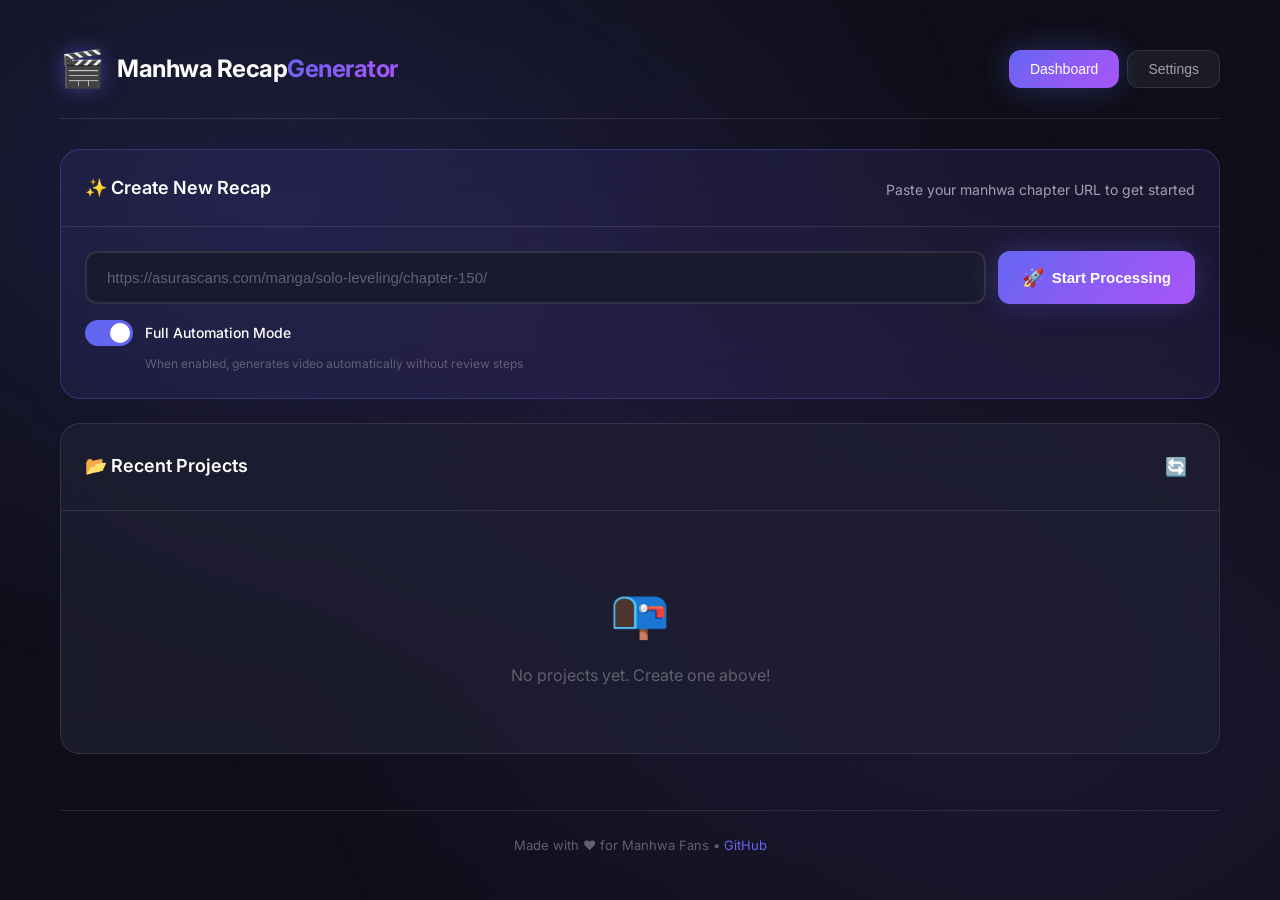
<file: frontend/index.html>
<!DOCTYPE html>
<html lang="en">
<head>
    <meta charset="UTF-8">
    <meta name="viewport" content="width=device-width, initial-scale=1.0">
    <title>Manhwa Recap Generator</title>
    <link rel="stylesheet" href="styles.css">
    <link rel="preconnect" href="https://fonts.googleapis.com">
    <link rel="preconnect" href="https://fonts.gstatic.com" crossorigin>
    <link href="https://fonts.googleapis.com/css2?family=Inter:wght@300;400;500;600;700;800&display=swap" rel="stylesheet">
</head>
<body>
    <div class="app-container">
        <!-- Header -->
        <header class="header">
            <div class="logo">
                <span class="logo-icon">🎬</span>
                <h1>Manhwa Recap<span class="accent">Generator</span></h1>
            </div>
            <nav class="nav">
                <button class="nav-btn active" data-view="dashboard">Dashboard</button>
                <button class="nav-btn" data-view="settings">Settings</button>
            </nav>
        </header>

        <!-- Main Content -->
        <main class="main-content">
            <!-- Dashboard View -->
            <div id="dashboard-view" class="view active">
                <!-- New Project Card -->
                <section class="card new-project-card">
                    <div class="card-header">
                        <h2>✨ Create New Recap</h2>
                        <p class="subtitle">Paste your manhwa chapter URL to get started</p>
                    </div>
                    <div class="card-content">
                        <div class="input-group">
                            <input type="text" id="url-input" placeholder="https://asurascans.com/manga/solo-leveling/chapter-150/" class="url-input">
                            <button id="start-btn" class="btn btn-primary">
                                <span class="btn-icon">🚀</span>
                                Start Processing
                            </button>
                        </div>
                        <div class="mode-toggle">
                            <label class="toggle-label">
                                <input type="checkbox" id="auto-mode" checked>
                                <span class="toggle-slider"></span>
                                <span class="toggle-text">Full Automation Mode</span>
                            </label>
                            <p class="toggle-hint">When enabled, generates video automatically without review steps</p>
                        </div>
                    </div>
                </section>

                <!-- Progress Section (Hidden by default) -->
                <section id="progress-section" class="card progress-card hidden">
                    <div class="card-header">
                        <h2>⚡ Processing</h2>
                        <span id="project-title" class="project-title"></span>
                    </div>
                    <div class="card-content">
                        <div class="steps-container">
                            <!-- Step 1: Scraping -->
                            <div class="step" id="step-scrape">
                                <div class="step-indicator">
                                    <div class="step-icon">📥</div>
                                    <div class="step-line"></div>
                                </div>
                                <div class="step-content">
                                    <h3>Extracting Images</h3>
                                    <p class="step-desc">Downloading manhwa panels from source</p>
                                    <div class="step-status">
                                        <span class="status-badge waiting">Waiting</span>
                                    </div>
                                </div>
                            </div>

                            <!-- Step 2: Script -->
                            <div class="step" id="step-script">
                                <div class="step-indicator">
                                    <div class="step-icon">✍️</div>
                                    <div class="step-line"></div>
                                </div>
                                <div class="step-content">
                                    <h3>Generating Script</h3>
                                    <p class="step-desc">AI analyzing panels and creating narration</p>
                                    <div class="step-status">
                                        <span class="status-badge waiting">Waiting</span>
                                    </div>
                                </div>
                            </div>

                            <!-- Step 3: Voiceover -->
                            <div class="step" id="step-voice">
                                <div class="step-indicator">
                                    <div class="step-icon">🎙️</div>
                                    <div class="step-line"></div>
                                </div>
                                <div class="step-content">
                                    <h3>Creating Voiceover</h3>
                                    <p class="step-desc">Converting script to natural speech</p>
                                    <div class="step-status">
                                        <span class="status-badge waiting">Waiting</span>
                                    </div>
                                </div>
                            </div>

                            <!-- Step 4: Video -->
                            <div class="step" id="step-video">
                                <div class="step-indicator">
                                    <div class="step-icon">🎬</div>
                                </div>
                                <div class="step-content">
                                    <h3>Rendering Video</h3>
                                    <p class="step-desc">Assembling final recap video</p>
                                    <div class="step-status">
                                        <span class="status-badge waiting">Waiting</span>
                                    </div>
                                </div>
                            </div>
                        </div>

                        <!-- Progress Bar -->
                        <div class="overall-progress">
                            <div class="progress-bar">
                                <div class="progress-fill" id="progress-fill" style="width: 0%"></div>
                            </div>
                            <span class="progress-text" id="progress-text">0%</span>
                        </div>
                    </div>
                </section>

                <!-- Script Review Section (Hidden by default) -->
                <section id="script-section" class="card script-card hidden">
                    <div class="card-header">
                        <h2>📝 Review Script</h2>
                        <div class="script-stats">
                            <span id="word-count">0 words</span>
                            <span id="duration-estimate">~0 min</span>
                        </div>
                    </div>
                    <div class="card-content">
                        <textarea id="script-editor" class="script-editor" placeholder="Script will appear here..."></textarea>
                        <div class="script-actions">
                            <div class="voice-select">
                                <label>Voice:</label>
                                <select id="voice-select">
                                    <option value="en-US-GuyNeural">Guy (Male, US)</option>
                                    <option value="en-US-ChristopherNeural">Christopher (Male, US)</option>
                                    <option value="en-GB-RyanNeural">Ryan (Male, UK)</option>
                                    <option value="en-US-JennyNeural">Jenny (Female, US)</option>
                                    <option value="en-US-AriaNeural">Aria (Female, US)</option>
                                    <option value="en-GB-SoniaNeural">Sonia (Female, UK)</option>
                                </select>
                            </div>
                            <button id="generate-voice-btn" class="btn btn-secondary">
                                <span class="btn-icon">🎙️</span>
                                Generate Voiceover
                            </button>
                        </div>
                    </div>
                </section>

                <!-- Result Section (Hidden by default) -->
                <section id="result-section" class="card result-card hidden">
                    <div class="card-header">
                        <h2>🎉 Video Ready!</h2>
                    </div>
                    <div class="card-content">
                        <div class="result-preview">
                            <div class="video-preview">
                                <video id="video-preview" controls></video>
                            </div>
                            <div class="result-info">
                                <div class="info-item">
                                    <span class="info-label">Title</span>
                                    <span class="info-value" id="result-title">-</span>
                                </div>
                                <div class="info-item">
                                    <span class="info-label">Duration</span>
                                    <span class="info-value" id="result-duration">-</span>
                                </div>
                                <div class="info-item">
                                    <span class="info-label">File Size</span>
                                    <span class="info-value" id="result-size">-</span>
                                </div>
                            </div>
                        </div>
                        <div class="result-actions">
                            <button id="download-btn" class="btn btn-primary">
                                <span class="btn-icon">📥</span>
                                Download Video
                            </button>
                            <button id="new-project-btn" class="btn btn-secondary">
                                <span class="btn-icon">➕</span>
                                New Project
                            </button>
                        </div>
                    </div>
                </section>

                <!-- Recent Projects -->
                <section class="card recent-projects-card">
                    <div class="card-header">
                        <h2>📂 Recent Projects</h2>
                        <button id="refresh-projects-btn" class="btn-icon-only">🔄</button>
                    </div>
                    <div class="card-content">
                        <div id="projects-list" class="projects-list">
                            <div class="empty-state">
                                <span class="empty-icon">📭</span>
                                <p>No projects yet. Create one above!</p>
                            </div>
                        </div>
                    </div>
                </section>
            </div>

            <!-- Settings View -->
            <div id="settings-view" class="view">
                <section class="card settings-card">
                    <div class="card-header">
                        <h2>⚙️ Settings</h2>
                    </div>
                    <div class="card-content">
                        <div class="settings-group">
                            <h3>API Configuration</h3>
                            <div class="setting-item">
                                <label for="gemini-key">Gemini API Key</label>
                                <input type="password" id="gemini-key" placeholder="Enter your Gemini API key">
                                <p class="setting-hint">Get your free key from <a href="https://aistudio.google.com/apikey" target="_blank">Google AI Studio</a></p>
                            </div>
                        </div>

                        <div class="settings-group">
                            <h3>Default Settings</h3>
                            <div class="setting-item">
                                <label for="default-voice">Default Voice</label>
                                <select id="default-voice">
                                    <option value="en-US-GuyNeural">Guy (Male, US)</option>
                                    <option value="en-US-ChristopherNeural">Christopher (Male, US)</option>
                                    <option value="en-US-JennyNeural">Jenny (Female, US)</option>
                                    <option value="en-US-AriaNeural">Aria (Female, US)</option>
                                </select>
                            </div>
                            <div class="setting-item">
                                <label for="speech-rate">Speech Rate</label>
                                <input type="range" id="speech-rate" min="0.8" max="1.5" step="0.1" value="1.0">
                                <span id="speech-rate-value">1.0x</span>
                            </div>
                            <div class="setting-item">
                                <label for="channel-name">Channel Name</label>
                                <input type="text" id="channel-name" placeholder="My Manhwa Recaps">
                            </div>
                        </div>

                        <div class="settings-group">
                            <h3>Video Settings</h3>
                            <div class="setting-item checkbox">
                                <label>
                                    <input type="checkbox" id="ken-burns" checked>
                                    Enable Ken Burns Effect
                                </label>
                            </div>
                            <div class="setting-item checkbox">
                                <label>
                                    <input type="checkbox" id="auto-crop" checked>
                                    Auto-crop Black Borders
                                </label>
                            </div>
                        </div>

                        <button id="save-settings-btn" class="btn btn-primary">
                            <span class="btn-icon">💾</span>
                            Save Settings
                        </button>
                    </div>
                </section>
            </div>
        </main>

        <!-- Footer -->
        <footer class="footer">
            <p>Made with ❤️ for Manhwa Fans • <a href="https://github.com" target="_blank">GitHub</a></p>
        </footer>
    </div>

    <!-- Toast Container -->
    <div id="toast-container" class="toast-container"></div>

    <script src="app.js"></script>
</body>
</html>
</file>
<file: frontend/styles.css>
/* ===== CSS Variables & Base Styles ===== */
:root {
    --bg-primary: #0f0f1a;
    --bg-secondary: #1a1a2e;
    --bg-card: rgba(30, 30, 50, 0.8);
    --bg-glass: rgba(255, 255, 255, 0.05);

    --text-primary: #ffffff;
    --text-secondary: #a0a0b0;
    --text-muted: #606070;

    --accent-primary: #6366f1;
    --accent-secondary: #8b5cf6;
    --accent-gradient: linear-gradient(135deg, #6366f1 0%, #8b5cf6 50%, #a855f7 100%);

    --success: #10b981;
    --warning: #f59e0b;
    --error: #ef4444;
    --info: #3b82f6;

    --border-color: rgba(255, 255, 255, 0.1);
    --shadow-sm: 0 2px 8px rgba(0, 0, 0, 0.3);
    --shadow-md: 0 4px 20px rgba(0, 0, 0, 0.4);
    --shadow-lg: 0 10px 40px rgba(0, 0, 0, 0.5);
    --shadow-glow: 0 0 30px rgba(99, 102, 241, 0.3);

    --radius-sm: 8px;
    --radius-md: 12px;
    --radius-lg: 20px;

    --transition-fast: 0.15s ease;
    --transition-medium: 0.3s ease;
    --transition-slow: 0.5s ease;

    --font-family: 'Inter', -apple-system, BlinkMacSystemFont, sans-serif;
}

* {
    margin: 0;
    padding: 0;
    box-sizing: border-box;
}

body {
    font-family: var(--font-family);
    background: var(--bg-primary);
    color: var(--text-primary);
    min-height: 100vh;
    line-height: 1.6;
    overflow-x: hidden;
}

/* Animated Background */
body::before {
    content: '';
    position: fixed;
    top: 0;
    left: 0;
    right: 0;
    bottom: 0;
    background:
        radial-gradient(ellipse at 20% 20%, rgba(99, 102, 241, 0.15) 0%, transparent 50%),
        radial-gradient(ellipse at 80% 80%, rgba(139, 92, 246, 0.1) 0%, transparent 50%),
        radial-gradient(ellipse at 50% 50%, rgba(168, 85, 247, 0.05) 0%, transparent 70%);
    pointer-events: none;
    z-index: -1;
}

/* ===== Layout ===== */
.app-container {
    max-width: 1200px;
    margin: 0 auto;
    padding: 20px;
    min-height: 100vh;
    display: flex;
    flex-direction: column;
}

/* ===== Header ===== */
.header {
    display: flex;
    justify-content: space-between;
    align-items: center;
    padding: 20px 0;
    margin-bottom: 30px;
    border-bottom: 1px solid var(--border-color);
}

.logo {
    display: flex;
    align-items: center;
    gap: 12px;
}

.logo-icon {
    font-size: 36px;
    filter: drop-shadow(0 0 10px rgba(99, 102, 241, 0.5));
}

.logo h1 {
    font-size: 24px;
    font-weight: 700;
    letter-spacing: -0.5px;
}

.logo .accent {
    background: var(--accent-gradient);
    -webkit-background-clip: text;
    -webkit-text-fill-color: transparent;
    background-clip: text;
}

.nav {
    display: flex;
    gap: 8px;
}

.nav-btn {
    background: var(--bg-glass);
    border: 1px solid var(--border-color);
    color: var(--text-secondary);
    padding: 10px 20px;
    border-radius: var(--radius-md);
    cursor: pointer;
    font-size: 14px;
    font-weight: 500;
    transition: var(--transition-fast);
}

.nav-btn:hover {
    background: rgba(255, 255, 255, 0.1);
    color: var(--text-primary);
}

.nav-btn.active {
    background: var(--accent-gradient);
    border-color: transparent;
    color: white;
    box-shadow: var(--shadow-glow);
}

/* ===== Main Content ===== */
.main-content {
    flex: 1;
}

.view {
    display: none;
}

.view.active {
    display: block;
    animation: fadeIn 0.3s ease;
}

@keyframes fadeIn {
    from {
        opacity: 0;
        transform: translateY(10px);
    }

    to {
        opacity: 1;
        transform: translateY(0);
    }
}

/* ===== Cards ===== */
.card {
    background: var(--bg-card);
    border: 1px solid var(--border-color);
    border-radius: var(--radius-lg);
    margin-bottom: 24px;
    overflow: hidden;
    backdrop-filter: blur(20px);
    transition: var(--transition-medium);
}

.card:hover {
    border-color: rgba(99, 102, 241, 0.3);
    box-shadow: var(--shadow-md);
}

.card-header {
    padding: 24px;
    border-bottom: 1px solid var(--border-color);
    display: flex;
    justify-content: space-between;
    align-items: center;
}

.card-header h2 {
    font-size: 18px;
    font-weight: 600;
    display: flex;
    align-items: center;
    gap: 10px;
}

.subtitle {
    color: var(--text-secondary);
    font-size: 14px;
    margin-top: 4px;
}

.card-content {
    padding: 24px;
}

/* ===== New Project Card ===== */
.new-project-card {
    background: linear-gradient(135deg, rgba(99, 102, 241, 0.1) 0%, rgba(139, 92, 246, 0.1) 100%);
    border-color: rgba(99, 102, 241, 0.3);
}

.input-group {
    display: flex;
    gap: 12px;
    margin-bottom: 16px;
}

.url-input {
    flex: 1;
    background: var(--bg-secondary);
    border: 2px solid var(--border-color);
    border-radius: var(--radius-md);
    padding: 16px 20px;
    color: var(--text-primary);
    font-size: 15px;
    transition: var(--transition-fast);
}

.url-input:focus {
    outline: none;
    border-color: var(--accent-primary);
    box-shadow: 0 0 0 4px rgba(99, 102, 241, 0.1);
}

.url-input::placeholder {
    color: var(--text-muted);
}

/* ===== Buttons ===== */
.btn {
    display: inline-flex;
    align-items: center;
    gap: 8px;
    padding: 14px 24px;
    border: none;
    border-radius: var(--radius-md);
    font-size: 15px;
    font-weight: 600;
    cursor: pointer;
    transition: var(--transition-fast);
    white-space: nowrap;
}

.btn-primary {
    background: var(--accent-gradient);
    color: white;
    box-shadow: var(--shadow-glow);
}

.btn-primary:hover {
    transform: translateY(-2px);
    box-shadow: 0 0 40px rgba(99, 102, 241, 0.5);
}

.btn-primary:active {
    transform: translateY(0);
}

.btn-secondary {
    background: var(--bg-glass);
    border: 1px solid var(--border-color);
    color: var(--text-primary);
}

.btn-secondary:hover {
    background: rgba(255, 255, 255, 0.1);
    border-color: var(--accent-primary);
}

.btn:disabled {
    opacity: 0.5;
    cursor: not-allowed;
    transform: none !important;
}

.btn-icon {
    font-size: 18px;
}

.btn-icon-only {
    background: none;
    border: none;
    font-size: 18px;
    cursor: pointer;
    padding: 8px;
    border-radius: var(--radius-sm);
    transition: var(--transition-fast);
}

.btn-icon-only:hover {
    background: var(--bg-glass);
}

/* ===== Toggle Switch ===== */
.mode-toggle {
    display: flex;
    flex-direction: column;
    gap: 8px;
}

.toggle-label {
    display: flex;
    align-items: center;
    gap: 12px;
    cursor: pointer;
}

.toggle-label input {
    display: none;
}

.toggle-slider {
    width: 48px;
    height: 26px;
    background: var(--bg-secondary);
    border-radius: 13px;
    position: relative;
    transition: var(--transition-fast);
}

.toggle-slider::after {
    content: '';
    position: absolute;
    width: 20px;
    height: 20px;
    background: white;
    border-radius: 50%;
    top: 3px;
    left: 3px;
    transition: var(--transition-fast);
}

.toggle-label input:checked+.toggle-slider {
    background: var(--accent-primary);
}

.toggle-label input:checked+.toggle-slider::after {
    transform: translateX(22px);
}

.toggle-text {
    font-size: 14px;
    font-weight: 500;
}

.toggle-hint {
    color: var(--text-muted);
    font-size: 12px;
    margin-left: 60px;
}

/* ===== Progress Steps ===== */
.steps-container {
    display: flex;
    flex-direction: column;
    gap: 0;
    margin-bottom: 24px;
}

.step {
    display: flex;
    gap: 16px;
    padding: 16px 0;
}

.step-indicator {
    display: flex;
    flex-direction: column;
    align-items: center;
    width: 40px;
}

.step-icon {
    width: 40px;
    height: 40px;
    background: var(--bg-secondary);
    border: 2px solid var(--border-color);
    border-radius: 50%;
    display: flex;
    align-items: center;
    justify-content: center;
    font-size: 18px;
    transition: var(--transition-medium);
}

.step-line {
    width: 2px;
    flex: 1;
    background: var(--border-color);
    margin: 8px 0;
    transition: var(--transition-medium);
}

.step-content {
    flex: 1;
    padding-top: 6px;
}

.step-content h3 {
    font-size: 15px;
    font-weight: 600;
    margin-bottom: 4px;
}

.step-desc {
    font-size: 13px;
    color: var(--text-secondary);
    margin-bottom: 8px;
}

.step-status {
    display: flex;
    align-items: center;
    gap: 8px;
}

.status-badge {
    display: inline-flex;
    align-items: center;
    gap: 6px;
    padding: 4px 12px;
    border-radius: 20px;
    font-size: 12px;
    font-weight: 500;
}

.status-badge.waiting {
    background: var(--bg-glass);
    color: var(--text-muted);
}

.status-badge.active {
    background: rgba(59, 130, 246, 0.2);
    color: var(--info);
    animation: pulse 2s infinite;
}

.status-badge.completed {
    background: rgba(16, 185, 129, 0.2);
    color: var(--success);
}

.status-badge.error {
    background: rgba(239, 68, 68, 0.2);
    color: var(--error);
}

@keyframes pulse {

    0%,
    100% {
        opacity: 1;
    }

    50% {
        opacity: 0.6;
    }
}

/* Active step styling */
.step.active .step-icon {
    border-color: var(--info);
    background: rgba(59, 130, 246, 0.2);
    animation: pulse 2s infinite;
}

.step.completed .step-icon {
    border-color: var(--success);
    background: rgba(16, 185, 129, 0.2);
}

.step.completed .step-line {
    background: var(--success);
}

/* ===== Progress Bar ===== */
.overall-progress {
    display: flex;
    align-items: center;
    gap: 16px;
}

.progress-bar {
    flex: 1;
    height: 8px;
    background: var(--bg-secondary);
    border-radius: 4px;
    overflow: hidden;
}

.progress-fill {
    height: 100%;
    background: var(--accent-gradient);
    border-radius: 4px;
    transition: width 0.5s ease;
}

.progress-text {
    font-size: 14px;
    font-weight: 600;
    color: var(--accent-primary);
    min-width: 45px;
    text-align: right;
}

/* ===== Script Editor ===== */
.script-card .card-header {
    flex-wrap: wrap;
    gap: 16px;
}

.script-stats {
    display: flex;
    gap: 16px;
}

.script-stats span {
    background: var(--bg-glass);
    padding: 6px 12px;
    border-radius: var(--radius-sm);
    font-size: 13px;
    color: var(--text-secondary);
}

.script-editor {
    width: 100%;
    min-height: 300px;
    background: var(--bg-secondary);
    border: 1px solid var(--border-color);
    border-radius: var(--radius-md);
    padding: 16px;
    color: var(--text-primary);
    font-size: 14px;
    line-height: 1.8;
    resize: vertical;
    margin-bottom: 16px;
}

.script-editor:focus {
    outline: none;
    border-color: var(--accent-primary);
}

.script-actions {
    display: flex;
    justify-content: space-between;
    align-items: center;
    flex-wrap: wrap;
    gap: 16px;
}

.voice-select {
    display: flex;
    align-items: center;
    gap: 12px;
}

.voice-select label {
    font-size: 14px;
    color: var(--text-secondary);
}

.voice-select select {
    background: var(--bg-secondary);
    border: 1px solid var(--border-color);
    border-radius: var(--radius-sm);
    padding: 10px 16px;
    color: var(--text-primary);
    font-size: 14px;
    cursor: pointer;
}

/* ===== Result Card ===== */
.result-preview {
    display: grid;
    grid-template-columns: 2fr 1fr;
    gap: 24px;
    margin-bottom: 24px;
}

.video-preview {
    background: var(--bg-secondary);
    border-radius: var(--radius-md);
    overflow: hidden;
}

.video-preview video {
    width: 100%;
    display: block;
}

.result-info {
    display: flex;
    flex-direction: column;
    gap: 16px;
}

.info-item {
    background: var(--bg-glass);
    padding: 16px;
    border-radius: var(--radius-md);
}

.info-label {
    display: block;
    font-size: 12px;
    color: var(--text-muted);
    text-transform: uppercase;
    letter-spacing: 0.5px;
    margin-bottom: 4px;
}

.info-value {
    font-size: 16px;
    font-weight: 600;
}

.result-actions {
    display: flex;
    gap: 12px;
    justify-content: center;
}

/* ===== Projects List ===== */
.projects-list {
    display: flex;
    flex-direction: column;
    gap: 12px;
}

.project-item {
    display: flex;
    align-items: center;
    gap: 16px;
    padding: 16px;
    background: var(--bg-glass);
    border-radius: var(--radius-md);
    border: 1px solid var(--border-color);
    transition: var(--transition-fast);
}

.project-item:hover {
    border-color: var(--accent-primary);
}

.project-thumb {
    width: 60px;
    height: 60px;
    background: var(--bg-secondary);
    border-radius: var(--radius-sm);
    display: flex;
    align-items: center;
    justify-content: center;
    font-size: 24px;
}

.project-info {
    flex: 1;
}

.project-info h4 {
    font-size: 15px;
    font-weight: 600;
    margin-bottom: 4px;
}

.project-info p {
    font-size: 13px;
    color: var(--text-secondary);
}

.project-status {
    padding: 6px 12px;
    border-radius: 20px;
    font-size: 12px;
    font-weight: 500;
}

.project-status.completed {
    background: rgba(16, 185, 129, 0.2);
    color: var(--success);
}

.project-status.processing {
    background: rgba(59, 130, 246, 0.2);
    color: var(--info);
}

.project-status.failed {
    background: rgba(239, 68, 68, 0.2);
    color: var(--error);
}

.empty-state {
    text-align: center;
    padding: 40px;
    color: var(--text-muted);
}

.empty-icon {
    font-size: 48px;
    display: block;
    margin-bottom: 12px;
}

/* ===== Settings ===== */
.settings-group {
    margin-bottom: 32px;
}

.settings-group h3 {
    font-size: 14px;
    font-weight: 600;
    color: var(--text-secondary);
    text-transform: uppercase;
    letter-spacing: 0.5px;
    margin-bottom: 16px;
    padding-bottom: 8px;
    border-bottom: 1px solid var(--border-color);
}

.setting-item {
    margin-bottom: 20px;
}

.setting-item label {
    display: block;
    font-size: 14px;
    font-weight: 500;
    margin-bottom: 8px;
}

.setting-item input[type="text"],
.setting-item input[type="password"],
.setting-item select {
    width: 100%;
    max-width: 400px;
    background: var(--bg-secondary);
    border: 1px solid var(--border-color);
    border-radius: var(--radius-sm);
    padding: 12px 16px;
    color: var(--text-primary);
    font-size: 14px;
}

.setting-item input:focus,
.setting-item select:focus {
    outline: none;
    border-color: var(--accent-primary);
}

.setting-item input[type="range"] {
    width: 200px;
    margin-right: 12px;
}

.setting-item.checkbox label {
    display: flex;
    align-items: center;
    gap: 10px;
    cursor: pointer;
}

.setting-item.checkbox input[type="checkbox"] {
    width: 18px;
    height: 18px;
    accent-color: var(--accent-primary);
}

.setting-hint {
    font-size: 12px;
    color: var(--text-muted);
    margin-top: 6px;
}

.setting-hint a {
    color: var(--accent-primary);
    text-decoration: none;
}

.setting-hint a:hover {
    text-decoration: underline;
}

/* ===== Footer ===== */
.footer {
    text-align: center;
    padding: 24px;
    color: var(--text-muted);
    font-size: 13px;
    border-top: 1px solid var(--border-color);
    margin-top: auto;
}

.footer a {
    color: var(--accent-primary);
    text-decoration: none;
}

/* Toast Container */
#toast-container {
    position: fixed;
    bottom: 20px;
    right: 20px;
    z-index: 1000;
}

.btn-retry {
    display: inline-flex;
    align-items: center;
    gap: 5px;
    background: #ff4757;
    color: white;
    border: none;
    padding: 4px 10px;
    border-radius: 4px;
    font-size: 12px;
    cursor: pointer;
    margin-left: 10px;
    font-weight: 600;
    transition: all 0.2s;
}

.btn-retry:hover {
    background: #ff6b81;
    transform: scale(1.05);
}

/* ===== Toast Notifications ===== */
.toast-container {
    position: fixed;
    bottom: 24px;
    right: 24px;
    display: flex;
    flex-direction: column;
    gap: 12px;
    z-index: 1000;
}

.toast {
    background: var(--bg-card);
    border: 1px solid var(--border-color);
    border-radius: var(--radius-md);
    padding: 16px 20px;
    display: flex;
    align-items: center;
    gap: 12px;
    box-shadow: var(--shadow-lg);
    animation: slideIn 0.3s ease;
    max-width: 350px;
}

@keyframes slideIn {
    from {
        opacity: 0;
        transform: translateX(50px);
    }

    to {
        opacity: 1;
        transform: translateX(0);
    }
}

.toast.success {
    border-color: var(--success);
}

.toast.error {
    border-color: var(--error);
}

.toast.warning {
    border-color: var(--warning);
}

.toast-icon {
    font-size: 20px;
}

.toast-content {
    flex: 1;
}

.toast-title {
    font-weight: 600;
    font-size: 14px;
    margin-bottom: 2px;
}

.toast-message {
    font-size: 13px;
    color: var(--text-secondary);
}

/* ===== Utility Classes ===== */
.hidden {
    display: none !important;
}

/* ===== Responsive ===== */
@media (max-width: 768px) {
    .header {
        flex-direction: column;
        gap: 16px;
    }

    .input-group {
        flex-direction: column;
    }

    .result-preview {
        grid-template-columns: 1fr;
    }

    .script-actions {
        flex-direction: column;
    }

    .result-actions {
        flex-direction: column;
    }

    .result-actions .btn {
        width: 100%;
        justify-content: center;
    }
}

/* ===== Animations ===== */
@keyframes spin {
    from {
        transform: rotate(0deg);
    }

    to {
        transform: rotate(360deg);
    }
}

.loading-spinner {
    animation: spin 1s linear infinite;
}
</file>
